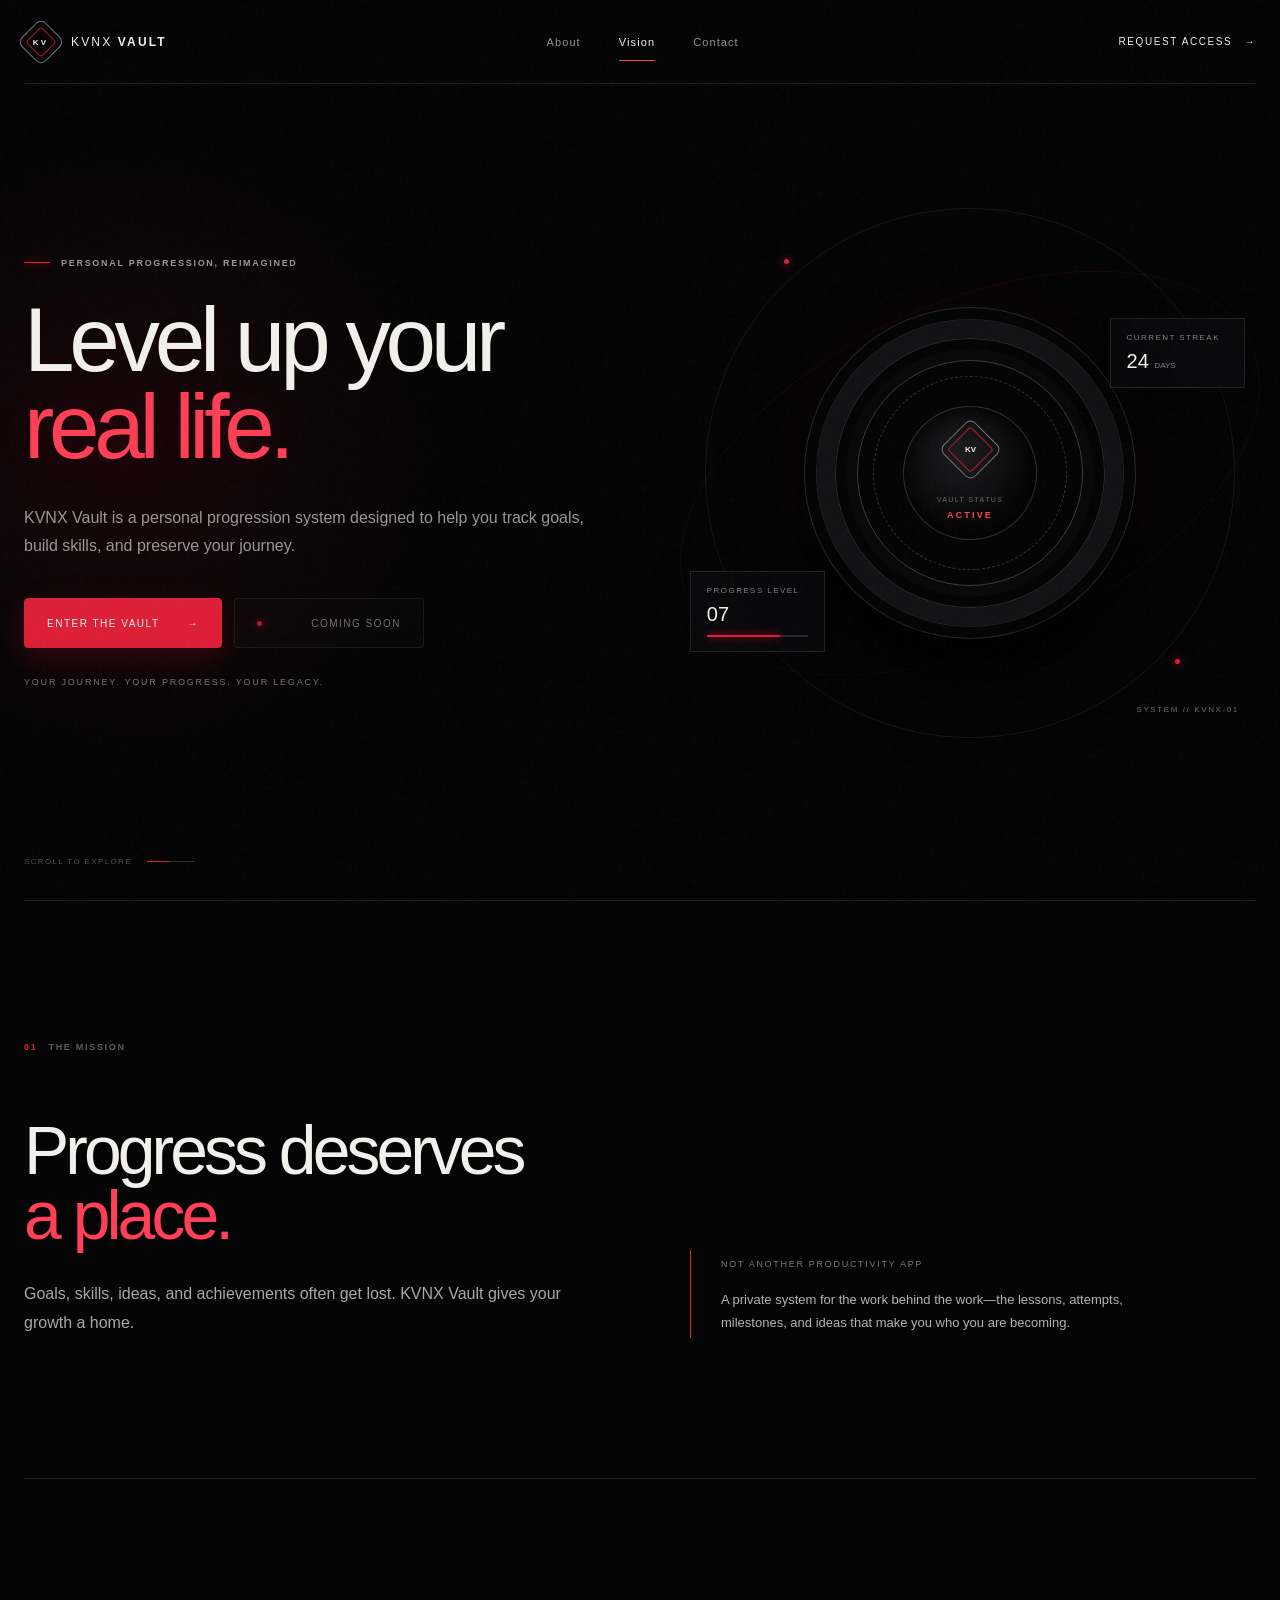
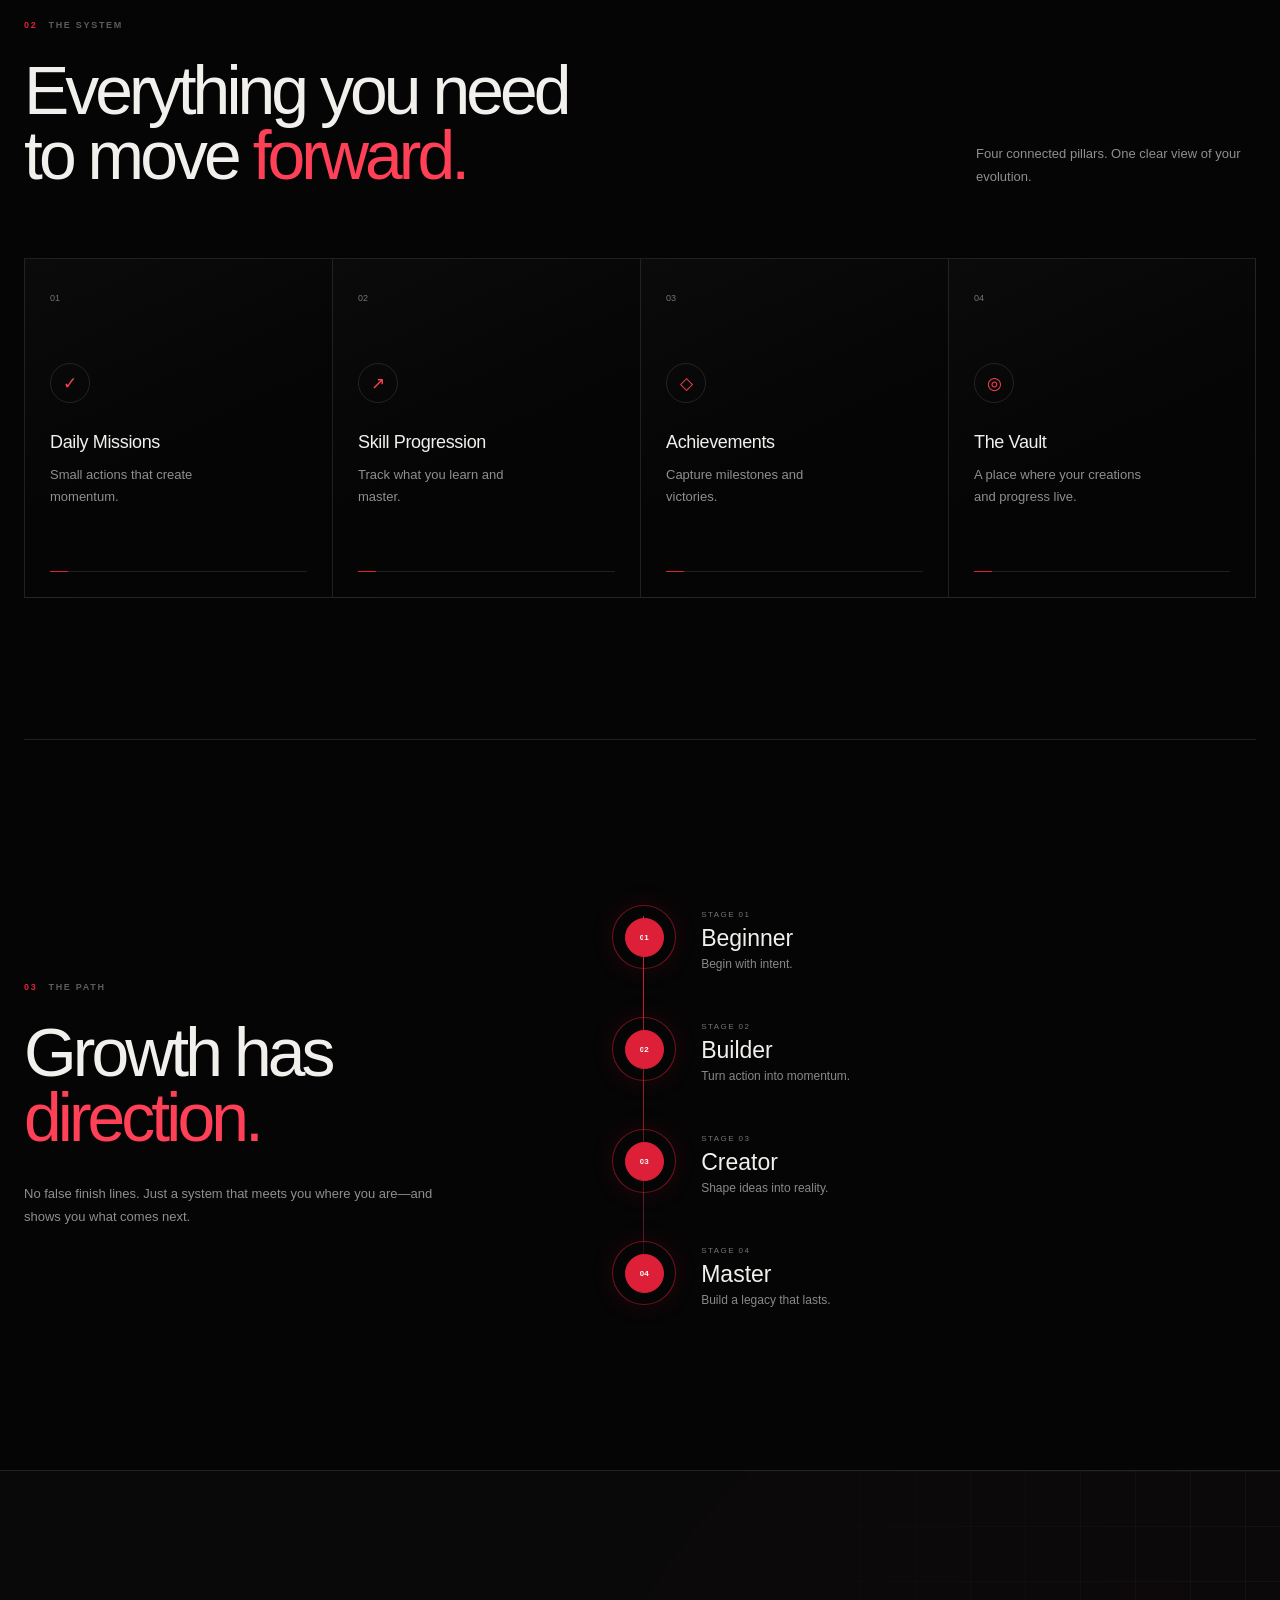
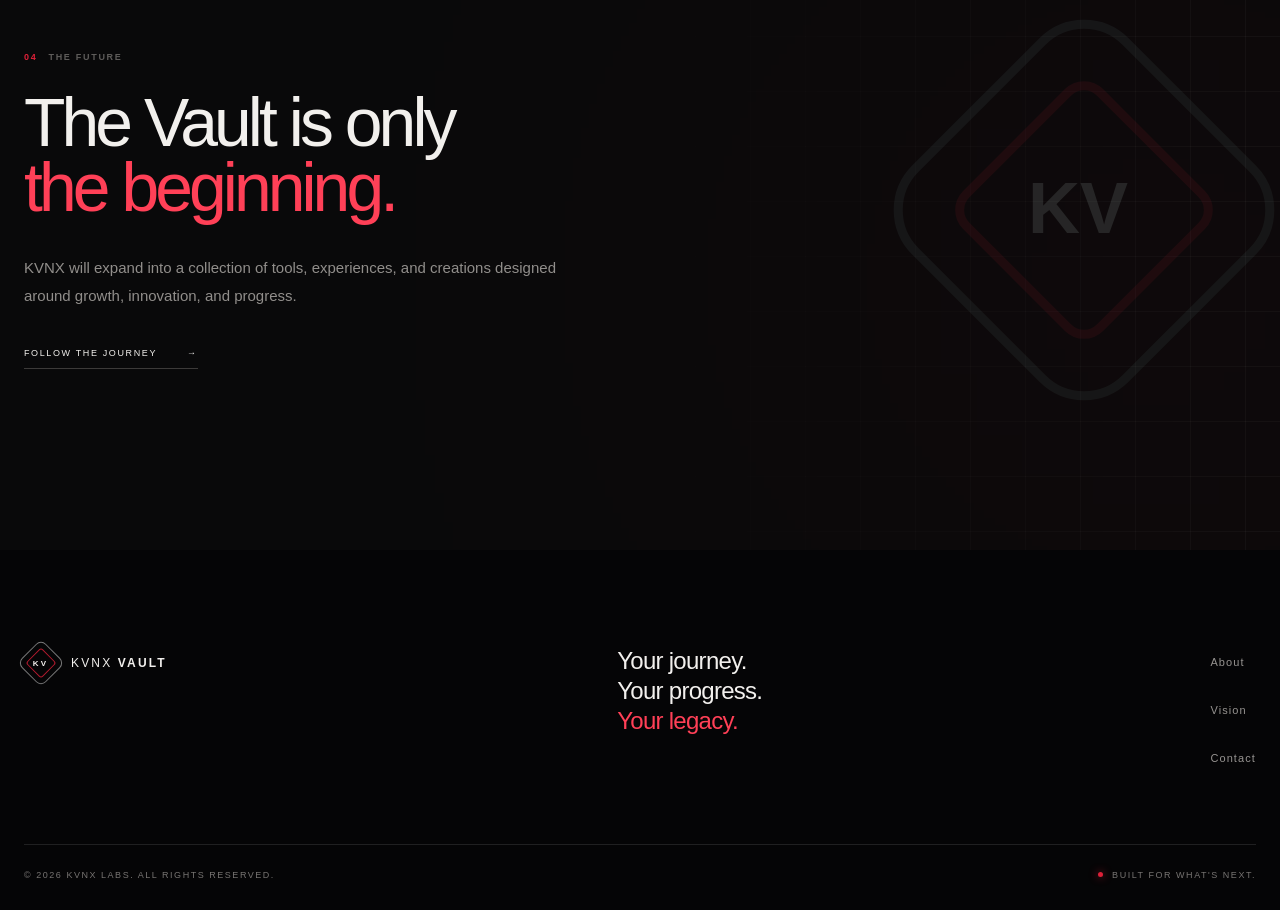
<file: index.html>
<!doctype html>
<html lang="en">
  <head>
    <meta charset="utf-8" />
    <meta name="viewport" content="width=device-width, initial-scale=1" />
    <meta
      name="description"
      content="KVNX Vault is a personal progression system designed to help you track goals, build skills, and preserve your journey."
    />
    <meta name="robots" content="index, follow" />
    <meta name="color-scheme" content="dark" />
    <meta name="theme-color" content="#050506" />

    <meta property="og:type" content="website" />
    <meta property="og:site_name" content="KVNX Vault" />
    <meta property="og:title" content="KVNX Vault — Level up your real life" />
    <meta
      property="og:description"
      content="Track goals, build skills, and preserve your journey with a personal progression system built for lasting growth."
    />
    <meta property="og:url" content="https://kvnxlabs.com/" />
    <meta
      property="og:image"
      content="https://kvnxlabs.com/assets/icons/kvnx-icon.png"
    />
    <meta property="og:image:alt" content="KVNX logo" />

    <meta name="twitter:card" content="summary" />
    <meta name="twitter:title" content="KVNX Vault — Level up your real life" />
    <meta
      name="twitter:description"
      content="A personal progression system for goals, skills, achievements, and legacy."
    />
    <meta
      name="twitter:image"
      content="https://kvnxlabs.com/assets/icons/kvnx-icon.png"
    />

    <link rel="canonical" href="https://kvnxlabs.com/" />
    <link rel="icon" href="assets/icons/kvnx-mark.svg" type="image/svg+xml" />
    <link rel="apple-touch-icon" href="assets/icons/kvnx-icon.png" />
    <title>KVNX Vault | Personal Progression System</title>
    <link rel="stylesheet" href="css/style.css" />
    <script src="js/script.js" defer></script>
  </head>
  <body>
    <a class="skip-link" href="#main-content">Skip to content</a>
    <main>
      <header class="header">
        <a class="brand" href="#main-content" aria-label="KVNX Vault home"
          ><span class="mark"><b>KV</b></span
          ><span>KVNX <b>VAULT</b></span></a
        >
        <nav aria-label="Primary navigation" data-section-nav>
          <a href="#mission" data-nav-key="about">About</a
          ><a href="#vision" data-nav-key="vision">Vision</a
          ><a href="#contact" data-nav-key="contact">Contact</a>
        </nav>
        <a
          class="header-cta"
          href="login.html"
          >Request access <span class="arrow">→</span></a
        >
      </header>
      <section class="hero" id="main-content" tabindex="-1">
        <div class="hero-copy intro">
          <p class="eyebrow"><i></i> Personal progression, reimagined</p>
          <h1>Level up your<br /><em>real life.</em></h1>
          <p class="lede">
            KVNX Vault is a personal progression system designed to help you
            track goals, build skills, and preserve your journey.
          </p>
          <div class="actions">
            <a class="button primary" href="login.html"
              >Enter the Vault <span class="arrow" aria-hidden="true">→</span></a
            ><button class="button secondary" type="button" disabled>
              <i class="status" aria-hidden="true"></i> Coming Soon
            </button>
          </div>
          <p class="tagline">Your journey. Your progress. Your legacy.</p>
        </div>
        <div
          class="vault-visual intro delay"
          data-vault-visual
          role="img"
          aria-label="Conceptual personal progression dashboard"
        >
          <div class="aura"></div>
          <div class="orbit orbit-a"></div>
          <div class="orbit orbit-b"></div>
          <div class="vault">
            <div class="ring outer"></div>
            <div class="ring middle"></div>
            <div class="ring inner"></div>
            <div class="core">
              <span class="mark"><b>KV</b></span
              ><small>VAULT STATUS</small><strong>ACTIVE</strong>
            </div>
          </div>
          <div class="metric metric-a">
            <span>PROGRESS LEVEL</span><strong>07</strong>
            <div class="bar"><i></i></div>
          </div>
          <div class="metric metric-b">
            <span>CURRENT STREAK</span><strong>24 <small>DAYS</small></strong>
          </div>
          <span class="system">SYSTEM // KVNX-01</span>
        </div>
        <a class="scroll" href="#mission">Scroll to explore <i></i></a>
      </section>
      <section
        class="mission section"
        id="mission"
        data-section
        data-nav-key="about"
      >
        <p class="label"><b>01</b> The mission</p>
        <div class="reveal">
          <h2>Progress deserves<br /><em>a place.</em></h2>
          <p>
            Goals, skills, ideas, and achievements often get lost. KVNX Vault
            gives your growth a home.
          </p>
        </div>
        <aside class="manifesto reveal">
          <small>NOT ANOTHER PRODUCTIVITY APP</small>
          <p>
            A private system for the work behind the work—the lessons, attempts,
            milestones, and ideas that make you who you are becoming.
          </p>
        </aside>
      </section>
      <section
        class="features section"
        id="features"
        data-section
        data-nav-key="about"
      >
        <div class="section-head reveal">
          <div>
            <p class="label"><b>02</b> The system</p>
            <h2>Everything you need<br />to move <em>forward.</em></h2>
          </div>
          <p>Four connected pillars. One clear view of your evolution.</p>
        </div>
        <div class="feature-grid">
          <article class="feature reveal">
            <small>01</small><span class="icon" aria-hidden="true">✓</span>
            <h3>Daily Missions</h3>
            <p>Small actions that create momentum.</p>
            <i class="rule"></i>
          </article>
          <article class="feature reveal">
            <small>02</small><span class="icon" aria-hidden="true">↗</span>
            <h3>Skill Progression</h3>
            <p>Track what you learn and master.</p>
            <i class="rule"></i>
          </article>
          <article class="feature reveal">
            <small>03</small><span class="icon" aria-hidden="true">◇</span>
            <h3>Achievements</h3>
            <p>Capture milestones and victories.</p>
            <i class="rule"></i>
          </article>
          <article class="feature reveal">
            <small>04</small><span class="icon" aria-hidden="true">◎</span>
            <h3>The Vault</h3>
            <p>A place where your creations and progress live.</p>
            <i class="rule"></i>
          </article>
        </div>
      </section>
      <section
        class="progression section"
        id="progression"
        data-progression
        data-section
        data-nav-key="about"
      >
        <div class="path-copy reveal">
          <p class="label"><b>03</b> The path</p>
          <h2>Growth has<br /><em>direction.</em></h2>
          <p>
            No false finish lines. Just a system that meets you where you
            are—and shows you what comes next.
          </p>
        </div>
        <div class="path" role="list">
          <div class="level reveal" role="listitem" data-progress-step>
            <span class="node"><b>01</b></span>
            <div>
              <small>STAGE 01</small>
              <h3>Beginner</h3>
              <p>Begin with intent.</p>
            </div>
          </div>
          <div class="level reveal" role="listitem" data-progress-step>
            <span class="node"><b>02</b></span>
            <div>
              <small>STAGE 02</small>
              <h3>Builder</h3>
              <p>Turn action into momentum.</p>
            </div>
          </div>
          <div class="level reveal" role="listitem" data-progress-step>
            <span class="node"><b>03</b></span>
            <div>
              <small>STAGE 03</small>
              <h3>Creator</h3>
              <p>Shape ideas into reality.</p>
            </div>
          </div>
          <div class="level reveal" role="listitem" data-progress-step>
            <span class="node"><b>04</b></span>
            <div>
              <small>STAGE 04</small>
              <h3>Master</h3>
              <p>Build a legacy that lasts.</p>
            </div>
          </div>
        </div>
      </section>
      <section
        class="vision"
        id="vision"
        data-section
        data-nav-key="vision"
      >
        <div class="grid" aria-hidden="true"></div>
        <div class="ghost" aria-hidden="true">
          <span class="mark"><b>KV</b></span>
        </div>
        <div class="vision-copy reveal">
          <p class="label"><b>04</b> The future</p>
          <h2>The Vault is only<br /><em>the beginning.</em></h2>
          <p>
            KVNX will expand into a collection of tools, experiences, and
            creations designed around growth, innovation, and progress.
          </p>
          <a href="mailto:hello@kvnx.com?subject=Following%20the%20KVNX%20journey"
            >Follow the journey
            <span class="arrow" aria-hidden="true">→</span></a
          >
        </div>
      </section>
      <footer id="contact" data-section data-nav-key="contact">
        <div class="footer-top">
          <a class="brand" href="#main-content" aria-label="KVNX Vault home"
            ><span class="mark"><b>KV</b></span
            ><span>KVNX <b>VAULT</b></span></a
          >
          <p>Your journey.<br />Your progress.<br /><em>Your legacy.</em></p>
          <nav aria-label="Footer navigation">
            <a href="#mission">About</a><a href="#vision">Vision</a
            ><a href="mailto:hello@kvnx.com">Contact</a>
          </nav>
        </div>
        <div class="footer-bottom">
          <span>© <span data-year>2026</span> KVNX Labs. All rights reserved.</span
          ><span class="footer-principle"><i aria-hidden="true"></i> Built for what's next.</span>
        </div>
      </footer>
    </main>
  </body>
</html>
</file>
<file: css/style.css>
:root { --black:#050506; --panel:#0d0d0f; --white:#f2f0ed; --muted:#a3a09d; --subtle:#777472; --line:rgba(255,255,255,.11); --red:#dd2038; --red2:#ff4057; --max:1240px; }
* { box-sizing:border-box; }
html { scroll-behavior:smooth; scroll-padding-top:92px; background:var(--black); }
body { margin:0; background:var(--black); color:var(--white); font-family:Inter,ui-sans-serif,-apple-system,BlinkMacSystemFont,"Segoe UI",sans-serif; -webkit-font-smoothing:antialiased; text-rendering:optimizeLegibility; overflow-x:hidden; }
body::after { content:""; position:fixed; inset:0; pointer-events:none; z-index:99; opacity:.025; background:url("data:image/svg+xml,%3Csvg viewBox='0 0 160 160' xmlns='http://www.w3.org/2000/svg'%3E%3Cfilter id='n'%3E%3CfeTurbulence baseFrequency='.9' numOctaves='3'/%3E%3C/filter%3E%3Crect width='100%25' height='100%25' filter='url(%23n)'/%3E%3C/svg%3E"); }
a { color:inherit; text-decoration:none; }
em { color:var(--red2); font-style:normal; }

.header { width:min(calc(100% - 48px),var(--max)); height:84px; position:absolute; z-index:10; top:0; left:50%; translate:-50% 0; display:flex; align-items:center; justify-content:space-between; border-bottom:1px solid var(--line); }
.brand { display:flex; align-items:center; gap:13px; }
.brand>span { font-size:12px; font-weight:300; letter-spacing:.18em; }.brand>span b { font-weight:700; }
.mark { position:relative; width:34px; height:34px; display:grid; place-items:center; border:1px solid #777; border-radius:7px; rotate:45deg; }
.mark::after { content:""; position:absolute; inset:5px; border:1px solid rgba(221,32,56,.8); border-radius:3px; }.mark b { font-size:8px; rotate:-45deg; z-index:1; }
.header nav,.footer-top nav { display:flex; gap:38px; }.header nav a,.footer-top nav a { font-size:11px; color:#8b8987; letter-spacing:.1em; transition:.25s; }.header nav a:hover,.footer-top nav a:hover { color:white; }
.header-cta { font-size:10px; text-transform:uppercase; letter-spacing:.16em; display:flex; gap:12px; align-items:center; }.arrow { transition:translate .25s; }.header-cta:hover .arrow,.primary:hover .arrow,.vision-copy a:hover .arrow { translate:4px 0; }

.hero { min-height:820px; height:100svh; max-height:980px; position:relative; overflow:hidden; padding:120px max(24px,calc((100vw - var(--max))/2)) 60px; display:grid; grid-template-columns:1.05fr .95fr; align-items:center; gap:28px; }
.hero::before { content:""; position:absolute; width:50vw; height:70vh; left:-15%; top:15%; background:radial-gradient(ellipse,rgba(140,10,30,.14),transparent 70%); }
.hero-copy { position:relative; z-index:2; }.eyebrow,.label { margin:0 0 28px; display:flex; align-items:center; gap:11px; text-transform:uppercase; letter-spacing:.19em; color:#9a9896; font-size:9px; font-weight:600; }.eyebrow i { width:26px; height:1px; background:var(--red); box-shadow:0 0 8px var(--red); }.label { color:#5e5c5a; }.label b { color:var(--red); }
h1,h2 { margin:0; font-weight:300; line-height:.96; letter-spacing:-.058em; }h1 { font-size:clamp(68px,7.1vw,108px); }.lede { max-width:590px; margin:34px 0 0; color:#9a9896; font-size:16px; line-height:1.75; font-weight:300; }
.actions { display:flex; gap:12px; margin-top:38px; }.button { min-height:50px; padding:0 22px; border:1px solid var(--line); border-radius:4px; display:flex; align-items:center; gap:28px; text-transform:uppercase; letter-spacing:.15em; font-size:10px; }.primary { background:var(--red); border-color:var(--red); box-shadow:0 10px 32px rgba(221,32,56,.2); transition:.25s; }.primary:hover { background:#ed2841; translate:0 -2px; box-shadow:0 14px 38px rgba(221,32,56,.3); }.secondary { color:#858381; gap:10px; }.status { width:5px; height:5px; border-radius:50%; background:var(--red); box-shadow:0 0 8px var(--red); animation:pulse 2s infinite; }.tagline { margin:29px 0 0; color:#545250; font-size:8px; letter-spacing:.2em; text-transform:uppercase; }

.vault-visual { height:620px; display:grid; place-items:center; position:relative; isolation:isolate; }.aura { position:absolute; width:450px; height:450px; border-radius:50%; background:radial-gradient(circle,rgba(210,20,48,.25),rgba(100,5,24,.06) 48%,transparent 70%); filter:blur(10px); }.orbit { position:absolute; border:1px solid rgba(255,255,255,.075); border-radius:50%; }.orbit-a { width:530px;height:530px;animation:rotate 50s linear infinite; }.orbit-b { width:620px;height:340px;rotate:-25deg;border-color:rgba(221,32,56,.1); }.orbit-a::before,.orbit-a::after { content:"";position:absolute;width:5px;height:5px;border-radius:50%;background:var(--red);box-shadow:0 0 10px var(--red); }.orbit-a::before{top:50px;left:78px}.orbit-a::after{right:54px;bottom:73px}
.vault { position:relative; width:330px;height:330px;border-radius:50%;display:grid;place-items:center;background:#050506;box-shadow:0 0 0 1px #27272a,0 40px 80px #000; }.ring { position:absolute;border-radius:50%; }.outer { inset:12px;border:18px solid #131315;box-shadow:inset 0 0 0 1px #2c2c30,0 0 0 1px #222; }.middle { inset:52px;border:1px solid #3b3b3f;box-shadow:0 0 0 11px #09090a; }.middle::before { content:"";position:absolute;inset:15px;border:1px dashed #333;border-radius:50%; }.inner { inset:98px;border:1px solid rgba(255,255,255,.15);background:radial-gradient(circle at 42% 35%,#1d1d20,#080809 62%);box-shadow:inset 0 0 25px #000; }.core { z-index:2;display:flex;flex-direction:column;align-items:center; }.core .mark { width:45px;height:45px;margin-bottom:24px; }.core small { color:#6c6a68;font-size:7px;letter-spacing:.2em; }.core strong { margin-top:7px;color:var(--red2);font-size:9px;letter-spacing:.24em; }
.metric { position:absolute;z-index:4;min-width:135px;padding:14px 16px;border:1px solid var(--line);background:rgba(11,11,13,.8);backdrop-filter:blur(10px);box-shadow:0 14px 35px #0008; }.metric>span { display:block;color:#6b6967;font-size:7px;letter-spacing:.18em;margin-bottom:8px; }.metric strong { font-size:20px;font-weight:300; }.metric strong small { color:#777;font-size:7px; }.metric-a { left:1%;bottom:21%; }.metric-b { right:2%;top:25%; }.bar { height:2px;background:#29292c;margin-top:9px; }.bar i { display:block;width:72%;height:100%;background:var(--red);box-shadow:0 0 8px var(--red); }.system { position:absolute;right:3%;bottom:11%;color:#3c3a39;font-size:7px;letter-spacing:.2em; }
.scroll { position:absolute;left:max(24px,calc((100vw - var(--max))/2));bottom:34px;color:#53514f;font-size:8px;text-transform:uppercase;letter-spacing:.17em;display:flex;gap:15px;align-items:center; }.scroll i { width:48px;height:1px;background:#333;position:relative;overflow:hidden; }.scroll i::after { content:"";position:absolute;width:45%;height:100%;background:var(--red);animation:scan 2.6s infinite; }

.section { width:min(calc(100% - 48px),var(--max));margin:auto;padding:145px 0;border-top:1px solid var(--line); }.mission { display:grid;grid-template-columns:1fr 1fr;gap:38px 100px; }.mission>.label { grid-column:1/-1; }.mission h2,.section-head h2,.progression h2,.vision h2 { font-size:clamp(48px,5.3vw,76px); }.mission>div>p { max-width:540px;margin:32px 0 0;color:#94918f;font-size:16px;line-height:1.8; }.manifesto { align-self:end;max-width:470px;border-left:1px solid var(--red);padding:3px 0 3px 30px; }.manifesto small { color:#5f5d5b;font-size:8px;letter-spacing:.19em; }.manifesto p { margin:17px 0 0;color:#afacaa;font-size:13px;line-height:1.8; }
.section-head { display:flex;justify-content:space-between;align-items:end;margin-bottom:70px; }.section-head>p { max-width:280px;margin:0;color:#777472;font-size:13px;line-height:1.8; }.feature-grid { display:grid;grid-template-columns:repeat(4,1fr); }.feature { min-height:340px;padding:28px 25px;position:relative;border:1px solid var(--line);border-right:0;overflow:hidden;background:linear-gradient(155deg,#ffffff06,transparent 55%);transition:.35s; }.feature:last-child { border-right:1px solid var(--line); }.feature:hover { translate:0 -8px;border-color:#ffffff38;background:linear-gradient(155deg,#ffffff0c,transparent 58%); }.feature>small { color:#4d4b49;font-size:8px; }.icon { width:40px;height:40px;margin-top:58px;border:1px solid var(--line);border-radius:50%;display:grid;place-items:center;color:var(--red2);font-size:17px; }.feature h3 { margin:29px 0 11px;font-size:18px;font-weight:400;letter-spacing:-.02em; }.feature p { max-width:190px;margin:0;color:#777472;font-size:12px;line-height:1.65; }.rule { position:absolute;left:25px;right:25px;bottom:25px;height:1px;background:var(--line); }.rule::before { content:"";position:absolute;width:18px;height:1px;background:var(--red); }

.progression { display:grid;grid-template-columns:.82fr 1.18fr;gap:11vw;align-items:center; }.path-copy>p:last-child { max-width:410px;margin:32px 0 0;color:#797674;font-size:13px;line-height:1.8; }.path { position:relative; }.path::before { content:"";position:absolute;left:31px;top:35px;bottom:35px;width:1px;background:linear-gradient(var(--red),#ffffff22 37%,#ffffff0d); }.level { min-height:112px;display:grid;grid-template-columns:64px 1fr;align-items:center;gap:25px;opacity:.57;transition:.3s; }.level:hover,.level.active { opacity:1; }.node { width:64px;height:64px;border-radius:50%;background:var(--black);border:1px solid #2d2d30;display:grid;place-items:center;z-index:1; }.node b { width:39px;height:39px;border-radius:50%;border:1px solid #29292c;display:grid;place-items:center;color:#5c5957;font-size:8px; }.active .node { border-color:#dd203880;box-shadow:0 0 24px #dd203820; }.active .node b { background:var(--red);border-color:var(--red);color:white; }.level small { color:#595755;font-size:7px;letter-spacing:.18em; }.level h3 { margin:4px 0 5px;font-size:23px;font-weight:300; }.level p { margin:0;color:#696765;font-size:11px; }

.vision { min-height:680px;padding:145px max(24px,calc((100vw - var(--max))/2));position:relative;overflow:hidden;display:flex;align-items:center;background:#09090a;border-top:1px solid var(--line); }.grid { position:absolute;inset:0 0 0 50%;background-image:linear-gradient(#ffffff09 1px,transparent 1px),linear-gradient(90deg,#ffffff09 1px,transparent 1px);background-size:55px 55px;mask-image:linear-gradient(90deg,transparent,#000); }.ghost { position:absolute;right:14%;scale:9;opacity:.12; }.ghost::before { content:"";position:absolute;width:50px;height:50px;background:var(--red);filter:blur(35px); }.vision-copy { max-width:730px;z-index:1; }.vision-copy>p:not(.label) { max-width:570px;margin:34px 0 0;color:#898684;font-size:15px;line-height:1.85; }.vision-copy>a { margin-top:38px;padding-bottom:10px;border-bottom:1px solid #3c3a39;display:inline-flex;gap:30px;text-transform:uppercase;font-size:9px;letter-spacing:.18em; }

footer { width:min(calc(100% - 48px),var(--max));margin:auto;padding:88px 0 30px; }.footer-top { display:grid;grid-template-columns:1fr 1fr auto;align-items:start;padding-bottom:70px; }.footer-top>p { margin:0;font-size:24px;line-height:1.25;font-weight:300;letter-spacing:-.03em; }.footer-top nav { flex-direction:column;gap:16px; }.footer-bottom { padding-top:25px;border-top:1px solid var(--line);display:flex;justify-content:space-between;color:#504e4c;font-size:8px;letter-spacing:.17em;text-transform:uppercase; }

.intro { animation:intro .9s cubic-bezier(.2,.7,.2,1) both; }.delay { animation-delay:.18s; }.reveal { animation:reveal .8s both;animation-timeline:view();animation-range:entry 5% cover 24%; }
@keyframes intro { from{opacity:0;translate:0 18px}to{opacity:1;translate:0 0} }@keyframes reveal { from{opacity:0;transform:translateY(18px)}to{opacity:1;transform:translateY(0)} }@keyframes rotate{to{transform:rotate(360deg)}}@keyframes pulse{50%{opacity:.3}}@keyframes scan{from{left:-50%}to{left:110%}}

@media(max-width:1024px){.hero{grid-template-columns:1fr 420px}.vault-visual{scale:.85}.feature-grid{grid-template-columns:repeat(2,1fr)}.feature:nth-child(2){border-right:1px solid var(--line)}.feature:nth-child(n+3){border-top:0}.progression{gap:60px}}
@media(max-width:760px){.header{width:calc(100% - 36px);height:70px}.header nav,.header-cta{display:none}.brand>span{font-size:11px}.mark{width:29px;height:29px}.hero{min-height:900px;height:auto;max-height:none;padding:130px 18px 65px;display:block}h1{font-size:clamp(55px,17vw,74px)}.lede{font-size:15px}.actions{max-width:290px;flex-direction:column}.button{justify-content:space-between}.secondary{justify-content:flex-start}.vault-visual{height:500px;margin:20px -65px -35px;scale:.7}.scroll{display:none}.section{width:calc(100% - 36px);padding:100px 0}.mission,.progression{grid-template-columns:1fr;gap:58px}.mission>.label{grid-column:auto;margin-bottom:-10px}.manifesto{padding-left:22px}.mission h2,.section-head h2,.progression h2,.vision h2{font-size:clamp(45px,13vw,60px)}.section-head{display:block}.section-head>p{margin-top:28px}.feature-grid{grid-template-columns:1fr}.feature{min-height:290px;border-right:1px solid var(--line);border-top:0}.feature:first-child{border-top:1px solid var(--line)}.icon{margin-top:38px}.vision{min-height:620px;padding:105px 18px}.grid{left:15%}.ghost{right:20%;scale:6;opacity:.09}footer{width:calc(100% - 36px);padding-top:70px}.footer-top{grid-template-columns:1fr;gap:48px}.footer-top nav{flex-direction:row;gap:28px}.footer-bottom{gap:20px}}
@media(prefers-reduced-motion:reduce){html{scroll-behavior:auto}*,*::before,*::after{animation-duration:.01ms!important;animation-iteration-count:1!important}}

@supports not (animation-timeline: view()) {
  .reveal { opacity: 0; animation: none; transform: translateY(18px); transition: opacity .7s ease, transform .7s ease; }
  .reveal.is-visible { opacity: 1; transform: translateY(0); }
}

/* Production refinement layer: accessibility, resilient motion, and interaction polish. */
button { color:inherit;font:inherit; }
::selection { color:var(--white);background:rgba(221,32,56,.72); }
[id] { scroll-margin-top:92px; }
:focus-visible { outline:2px solid var(--red2);outline-offset:5px; }
.skip-link { position:fixed;z-index:200;top:12px;left:16px;padding:11px 15px;border-radius:4px;background:var(--white);color:var(--black);font-size:12px;font-weight:700;translate:0 -180%;transition:translate .2s ease; }
.skip-link:focus { translate:0 0; }

.header { position:fixed;z-index:50;transition:width .3s ease,height .3s ease,background-color .3s ease,backdrop-filter .3s ease,padding .3s ease,border-color .3s ease; }
.header.is-scrolled { width:min(calc(100% - 24px),calc(var(--max) + 24px));height:68px;padding:0 18px;background:rgba(5,5,6,.82);border-color:rgba(255,255,255,.09);backdrop-filter:blur(18px) saturate(130%);-webkit-backdrop-filter:blur(18px) saturate(130%); }
.header nav a,.footer-top nav a { position:relative;padding:10px 0;color:#969390;transition:color .25s ease; }
.header nav a::after { content:"";position:absolute;right:0;bottom:3px;left:0;height:1px;background:var(--red2);scale:0 1;transform-origin:right;transition:scale .25s ease; }
.header nav a:hover,.header nav a[aria-current="location"],.footer-top nav a:hover { color:var(--white); }
.header nav a:hover::after,.header nav a[aria-current="location"]::after { scale:1 1;transform-origin:left; }

.button { cursor:pointer;transition:background-color .25s ease,border-color .25s ease,box-shadow .25s ease,translate .25s ease; }
.primary:active { translate:0 0;box-shadow:0 7px 20px rgba(221,32,56,.22); }
.secondary { color:#918e8b;background:transparent; }
.secondary:disabled { cursor:not-allowed;opacity:.78; }
.tagline { color:#777472;font-size:9px; }

.vault { transform:perspective(900px) rotateX(var(--vault-rotate-x,0deg)) rotateY(var(--vault-rotate-y,0deg));transition:transform .18s ease-out;will-change:transform; }
.metric>span { color:#84817e;font-size:8px; }
.metric strong small { color:#888582;font-size:8px; }
.system { color:#6f6c69;font-size:8px; }

.mission>div>p { color:#aaa7a4; }
.manifesto small { color:#7c7976;font-size:9px; }
.manifesto p { color:#b5b2af; }
.section-head>p,.path-copy>p:last-child,.vision-copy>p:not(.label) { color:#918e8b; }
.feature { transition:translate .35s ease,border-color .35s ease,background .35s ease,box-shadow .35s ease; }
.feature:hover { translate:0 0; }
.feature>small { color:#777472;font-size:9px; }
.feature p { color:#918e8b;font-size:13px; }
.rule::before { transition:width .35s ease; }

.path::before { background:#ffffff18; }
.path::after { content:"";position:absolute;left:31px;top:35px;bottom:35px;width:1px;background:linear-gradient(var(--red),rgba(221,32,56,.12));transform:scaleY(0);transform-origin:top;transition:transform 1.25s cubic-bezier(.22,.8,.22,1); }
.path.is-active::after { transform:scaleY(1); }
.level { opacity:.48;transition:opacity .45s ease,translate .45s ease; }
.level:hover,.level.is-active { opacity:1; }
.node,.node b { transition:border-color .4s ease,box-shadow .4s ease,color .4s ease,background-color .4s ease; }
.is-active .node { border-color:#dd203880;box-shadow:0 0 24px #dd203820; }
.is-active .node b { background:var(--red);border-color:var(--red);color:white; }
.level small { color:#777472;font-size:8px; }
.level p { color:#8b8885;font-size:12px; }
.footer-bottom { color:#777472;font-size:9px; }

/* Content stays visible without JavaScript; enhancement begins only after .js is set. */
.reveal { animation:none; }
.js .reveal { opacity:0;transform:translateY(18px);animation:none;transition:opacity .75s ease,transform .75s cubic-bezier(.22,.8,.22,1); }
.js .reveal.is-visible { opacity:1;transform:translateY(0); }

@media (hover:hover) {
  .feature:hover { translate:0 -8px;border-color:#ffffff38;background:linear-gradient(155deg,#ffffff0c,transparent 58%);box-shadow:0 22px 45px rgba(0,0,0,.22); }
  .feature:hover .rule::before { width:42px; }
}

@media(max-width:760px) {
  html { scroll-padding-top:76px; }
  [id] { scroll-margin-top:76px; }
  .header,.header.is-scrolled { width:calc(100% - 24px);height:64px;padding:0 8px; }
  .hero { min-height:860px;padding-top:118px; }
  .actions { max-width:310px; }
  .vault-visual { height:480px; }
  .footer-top nav { flex-wrap:wrap;gap:16px 28px; }
  .footer-top nav a { min-height:42px;display:flex;align-items:center; }
}

@media(max-width:420px) {
  .hero { min-height:820px; }
  .vault-visual { height:430px;margin:20px -105px -35px;scale:.61; }
  .mission h2,.section-head h2,.progression h2,.vision h2 { font-size:clamp(41px,12.5vw,52px); }
  .feature { padding-right:22px;padding-left:22px; }
  .footer-bottom { flex-direction:column; }
}

@media(prefers-reduced-motion:reduce) {
  html { scroll-behavior:auto; }
  *,*::before,*::after { scroll-behavior:auto!important;animation-duration:.01ms!important;animation-iteration-count:1!important;transition-duration:.01ms!important; }
  .vault { transform:none!important; }
}

/* Final v1.0 polish: preserve the visual system while refining rhythm and feedback. */
:root {
  --ease-out: cubic-bezier(.22,.8,.22,1);
  --ease-standard: cubic-bezier(.4,0,.2,1);
}

.header {
  gap:32px;
}

.header.is-scrolled {
  box-shadow:0 12px 40px rgba(0,0,0,.22);
}

.header nav a,
.header-cta,
.footer-top nav a,
.vision-copy>a,
.scroll {
  -webkit-tap-highlight-color:transparent;
}

.header nav a,
.header-cta {
  min-height:44px;
  display:flex;
  align-items:center;
}

.header-cta {
  position:relative;
  transition:color .25s ease;
}

.header-cta::after {
  content:"";
  position:absolute;
  right:0;
  bottom:7px;
  left:0;
  height:1px;
  background:var(--red2);
  scale:0 1;
  transform-origin:right;
  transition:scale .25s ease;
}

.header-cta:hover::after,
.header-cta:focus-visible::after {
  scale:1 1;
  transform-origin:left;
}

.hero {
  min-height:780px;
  max-height:960px;
  padding-top:clamp(118px,14vh,156px);
  padding-bottom:clamp(62px,9vh,92px);
}

.hero-copy {
  max-width:680px;
}

h1,
h2 {
  text-wrap:balance;
}

h1 em {
  text-shadow:0 0 42px rgba(255,64,87,.12);
}

.lede {
  max-width:560px;
}

.button {
  position:relative;
  overflow:hidden;
  justify-content:space-between;
  min-width:190px;
  transition:background-color .25s var(--ease-standard),border-color .25s var(--ease-standard),box-shadow .25s var(--ease-standard),translate .25s var(--ease-out);
}

.primary::before {
  content:"";
  position:absolute;
  inset:0;
  background:linear-gradient(110deg,transparent 20%,rgba(255,255,255,.16),transparent 62%);
  translate:-115% 0;
  transition:translate .55s var(--ease-out);
}

.primary:hover::before,
.primary:focus-visible::before {
  translate:115% 0;
}

.primary:focus-visible {
  background:#ed2841;
  box-shadow:0 14px 38px rgba(221,32,56,.3);
}

.secondary:disabled {
  border-color:rgba(255,255,255,.09);
  background:rgba(255,255,255,.018);
}

.scroll {
  transition:color .25s ease;
}

.scroll:hover,
.scroll:focus-visible {
  color:#8f8c89;
}

.section {
  padding-top:clamp(112px,11vw,150px);
  padding-bottom:clamp(112px,11vw,150px);
}

.feature-grid .feature:nth-child(2) { --reveal-delay:.05s; }
.feature-grid .feature:nth-child(3) { --reveal-delay:.1s; }
.feature-grid .feature:nth-child(4) { --reveal-delay:.15s; }
.manifesto { --reveal-delay:.08s; }
.js .reveal { transition-delay:var(--reveal-delay,0s); }

.feature:hover .icon {
  border-color:rgba(221,32,56,.45);
  background:rgba(221,32,56,.06);
  box-shadow:0 0 24px rgba(221,32,56,.08);
}

.icon {
  transition:border-color .35s ease,background-color .35s ease,box-shadow .35s ease;
}

.vision-copy>a {
  transition:color .25s ease,border-color .25s ease;
}

.vision-copy>a:hover,
.vision-copy>a:focus-visible {
  color:var(--white);
  border-color:var(--red);
}

footer {
  padding-top:clamp(76px,8vw,96px);
}

.footer-top nav a::after {
  content:"";
  position:absolute;
  right:0;
  bottom:5px;
  left:0;
  height:1px;
  background:var(--red2);
  scale:0 1;
  transform-origin:right;
  transition:scale .25s ease;
}

.footer-top nav a:hover::after,
.footer-top nav a:focus-visible::after {
  scale:1 1;
  transform-origin:left;
}

.footer-principle {
  display:flex;
  align-items:center;
  gap:9px;
}

.footer-principle i {
  width:5px;
  height:5px;
  border-radius:50%;
  background:var(--red);
  box-shadow:0 0 9px rgba(221,32,56,.8);
}

@media(max-width:900px) and (min-width:761px) {
  .header nav { display:none; }
  .hero {
    min-height:auto;
    height:auto;
    max-height:none;
    padding:148px 24px 72px;
    grid-template-columns:1fr;
  }
  .hero-copy { max-width:650px; }
  .vault-visual { width:min(100%,620px);height:540px;margin:4px auto -24px;scale:.84; }
  .scroll { display:none; }
}

@media(max-width:760px) {
  .header-cta {
    display:flex;
    min-height:42px;
    font-size:8px;
    letter-spacing:.12em;
  }
  .header-cta .arrow { display:none; }
  .hero {
    min-height:auto;
    padding-bottom:74px;
  }
  .actions { width:100%; }
  .button { width:100%; }
  .feature-grid .feature { --reveal-delay:0s; }
  .footer-top { padding-bottom:58px; }
}

@media(max-width:390px) {
  .brand { gap:10px; }
  .brand>span { font-size:10px;letter-spacing:.14em; }
  .header-cta { font-size:7px; }
  .hero { padding-top:108px; }
  h1 { font-size:clamp(50px,16vw,62px); }
  .lede { line-height:1.65; }
  .footer-top>p { font-size:22px; }
}

@media(prefers-reduced-motion:reduce) {
  .primary::before { display:none; }
  .js .reveal { opacity:1;transform:none; }
}
</file>
